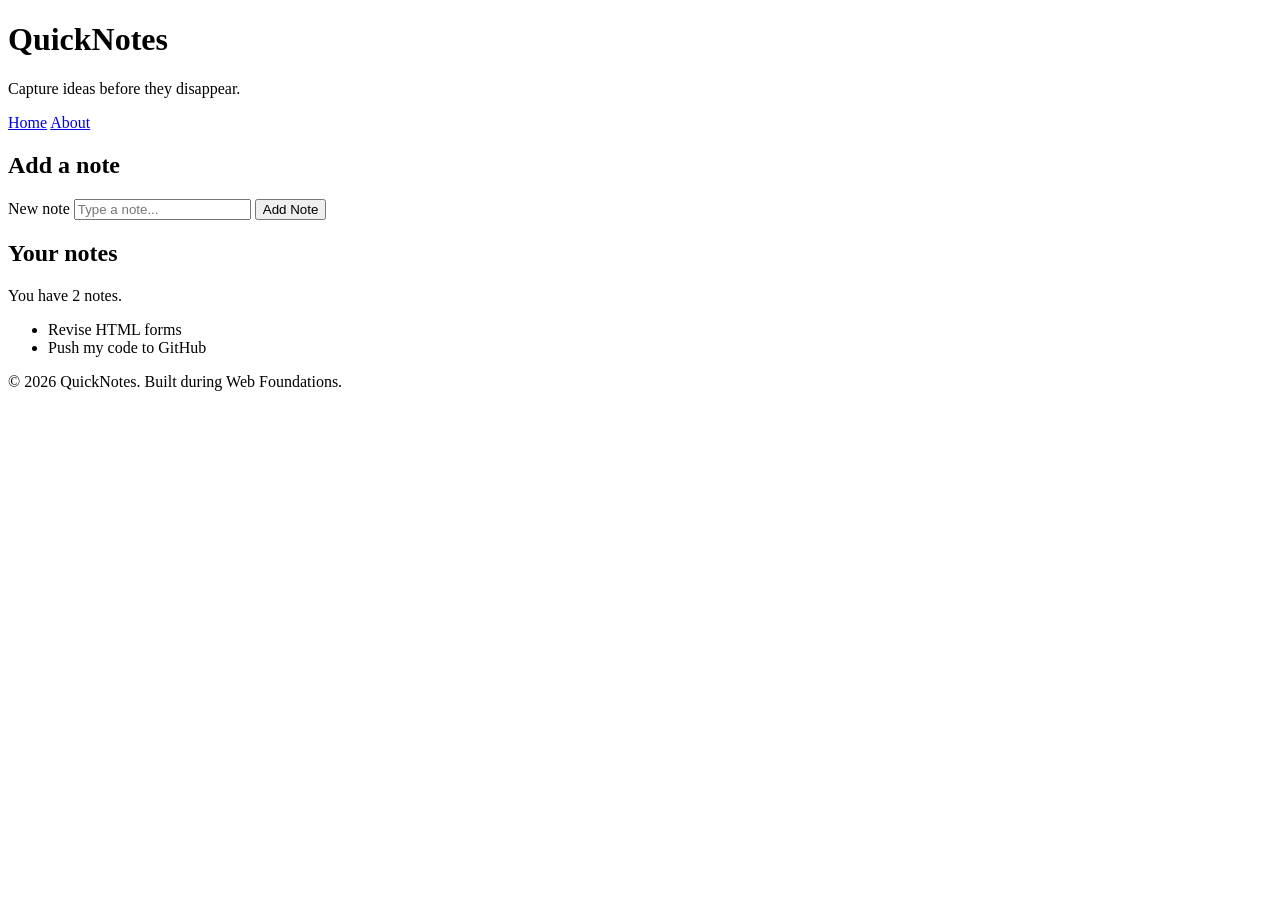
<file: day1/index.html>
<!DOCTYPE html>
<html lang="en">
  <head>
    <meta charset="UTF-8" />
    <meta name="viewport" content="width=device-width, initial-scale=1.0" />
    <title>QuickNotes</title>
  </head>
  <body>
    <header>
      <h1>QuickNotes</h1>
      <p>Capture ideas before they disappear.</p>

        <nav>
            <a href="index.html">Home</a>
            <a href="about.html">About</a>
        </nav>
    </header>
 
    <main>
      <section>
        <h2>Add a note</h2>
        <form id="note-form">
          <label for="note-input">New note</label>
          <input type="text" id="note-input" placeholder="Type a note..." />
          <button type="submit">Add Note</button>
        </form>
      </section>
 
      <section>
        <h2>Your notes</h2>
        <p id="note-count">You have 2 notes.</p>
        <ul id="notes-list">
          <li>Revise HTML forms</li>
          <li>Push my code to GitHub</li>
        </ul>
      </section>
    </main>
 
    <footer>
      <p>&copy; 2026 QuickNotes. Built during Web Foundations.</p>
    </footer>
  </body>
</html>
</file>
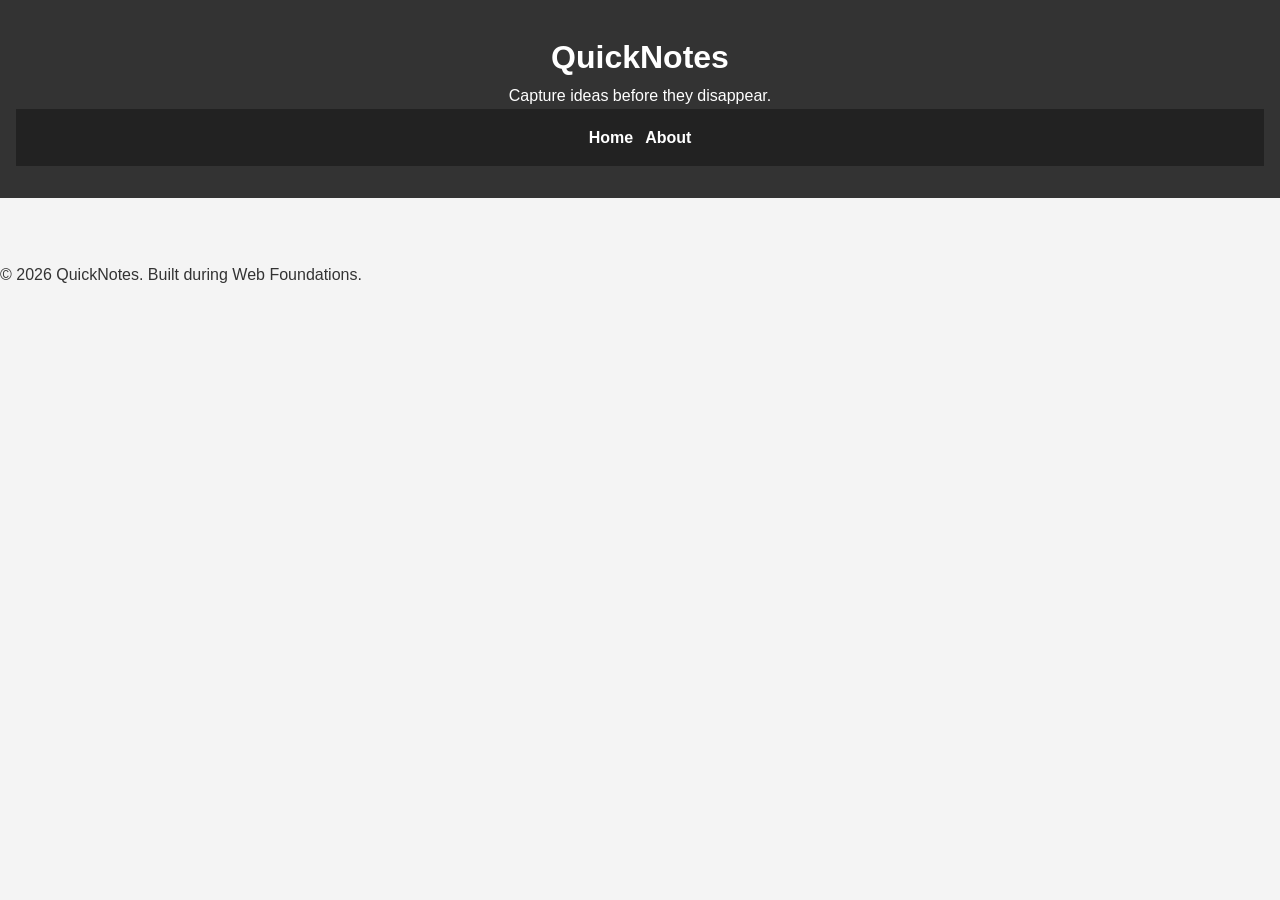
<file: day2/index.html>
<!DOCTYPE html>
<html lang="en">
  <head>
    <meta charset="UTF-8" />
    <meta name="viewport" content="width=device-width, initial-scale=1.0" />
    <link rel="stylesheet" href="style.css" />
    <title>QuickNotes</title>
  </head>
  <body>
    <header>
      <h1>QuickNotes</h1>
      <p>Capture ideas before they disappear.</p>

        <nav>
            <a href="index.html">Home</a>
            <a href="about.html">About</a>
        </nav>
    </header>
 
    <main>
      
 
      
    </main>
 
    <footer>
      <p>&copy; 2026 QuickNotes. Built during Web Foundations.</p>
    </footer>
  </body>
</html>
</file>
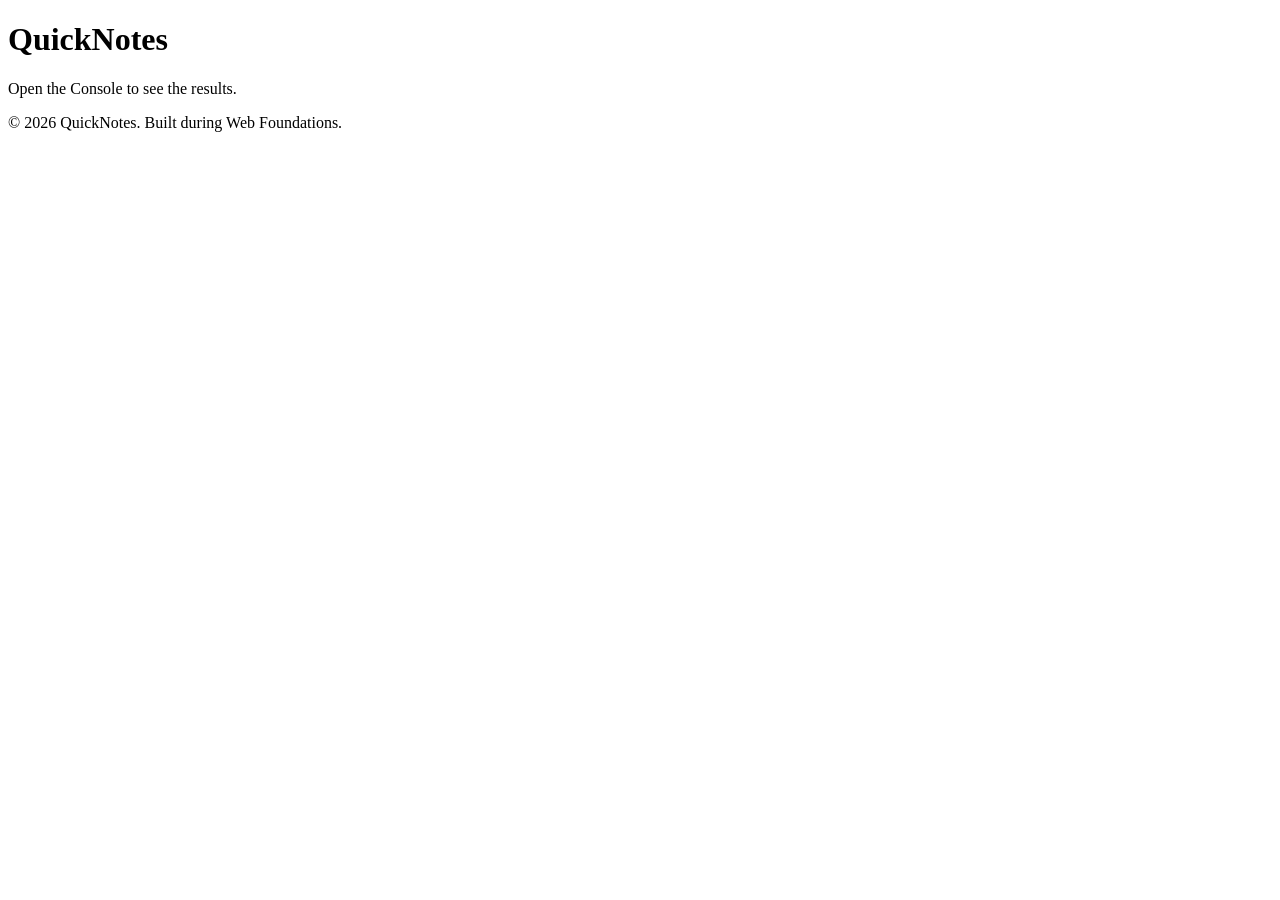
<file: day3/index.html>
<!DOCTYPE html>
<html lang="en">
  <head>
    <meta charset="UTF-8" />
    <meta name="viewport" content="width=device-width, initial-scale=1.0" />
    <title>Notes Toolkit</title>
  </head>
  <body>
    <header>
      <h1>QuickNotes</h1>
      <p>Open the Console to see the results.</p>
    </header>
 
    <main>
      
 
      
    </main>
    <script src="script.js" defer></script>
    <footer>
      <p>&copy; 2026 QuickNotes. Built during Web Foundations.</p>
    </footer>
  </body>
</html>
</file>
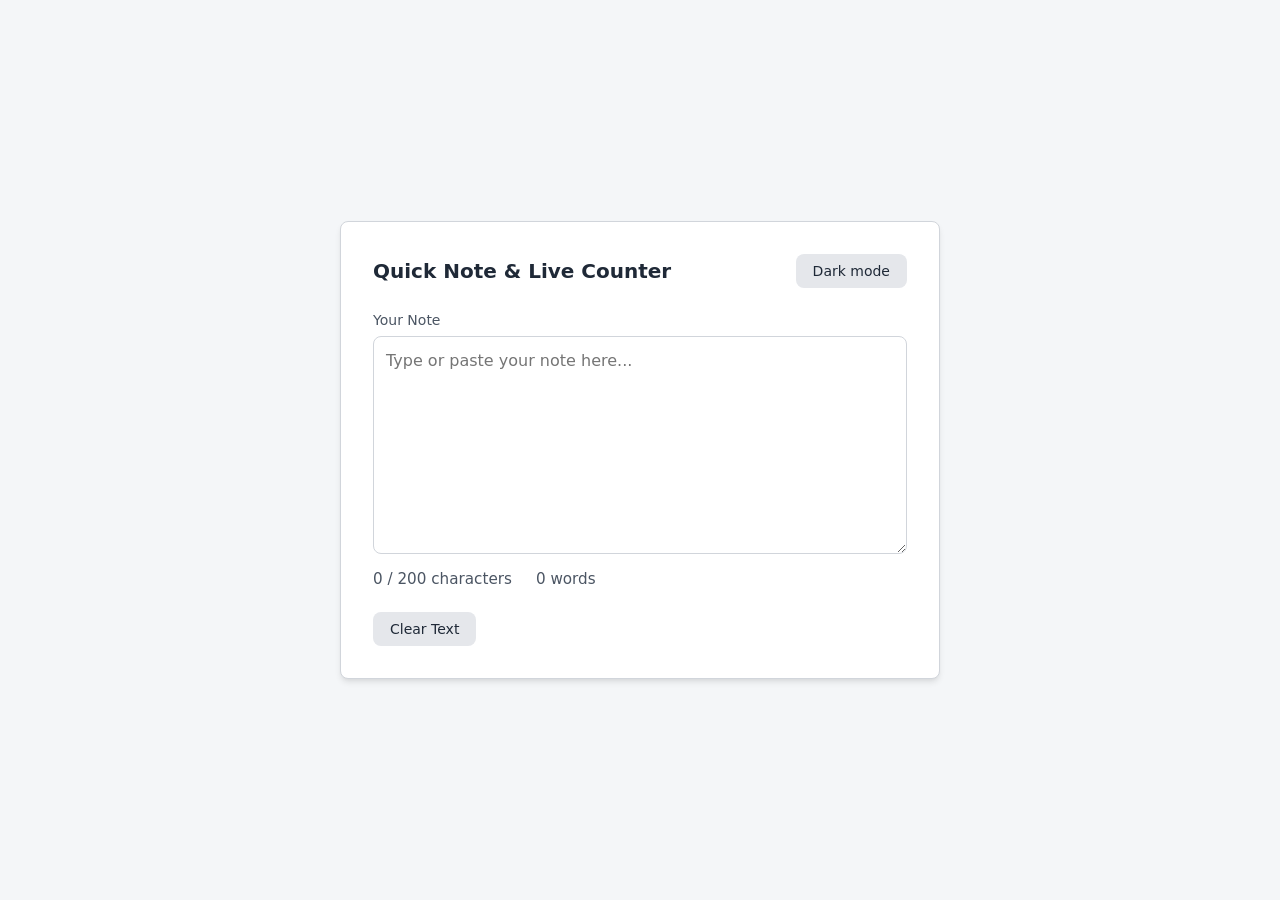
<file: day4/index.html>
<!DOCTYPE html>
<html lang="en">
<head>
  <meta charset="UTF-8">
  <meta name="viewport" content="width=device-width, initial-scale=1.0">
  <title>Live Character & Word Counter</title>
  <link rel="stylesheet" href="style.css">
</head>
<body>
  <main class="container">
    <header class="header">
      <h1>Quick Note & Live Counter</h1>
      <button id="theme-toggle" type="button" aria-label="Toggle dark mode">🌙 Theme</button>
    </header>

    <div class="editor-section">
      <label for="note-text" class="editor-label">Your Note</label>
      <textarea 
        id="note-text" 
        rows="8" 
        placeholder="Type or paste your note here..."
        aria-describedby="char-count word-count"
      ></textarea>
    </div>

    <div class="stats-bar">
      <p id="char-count" class="counter">Characters: <span>0</span></p>
      <p id="word-count" class="counter">Words: <span>0</span></p>
    </div>

    <div class="actions">
      <button id="clear-btn" type="button">Clear Text</button>
    </div>
  </main>
  <script src="script.js" defer></script>
</body>
</html>
</file>
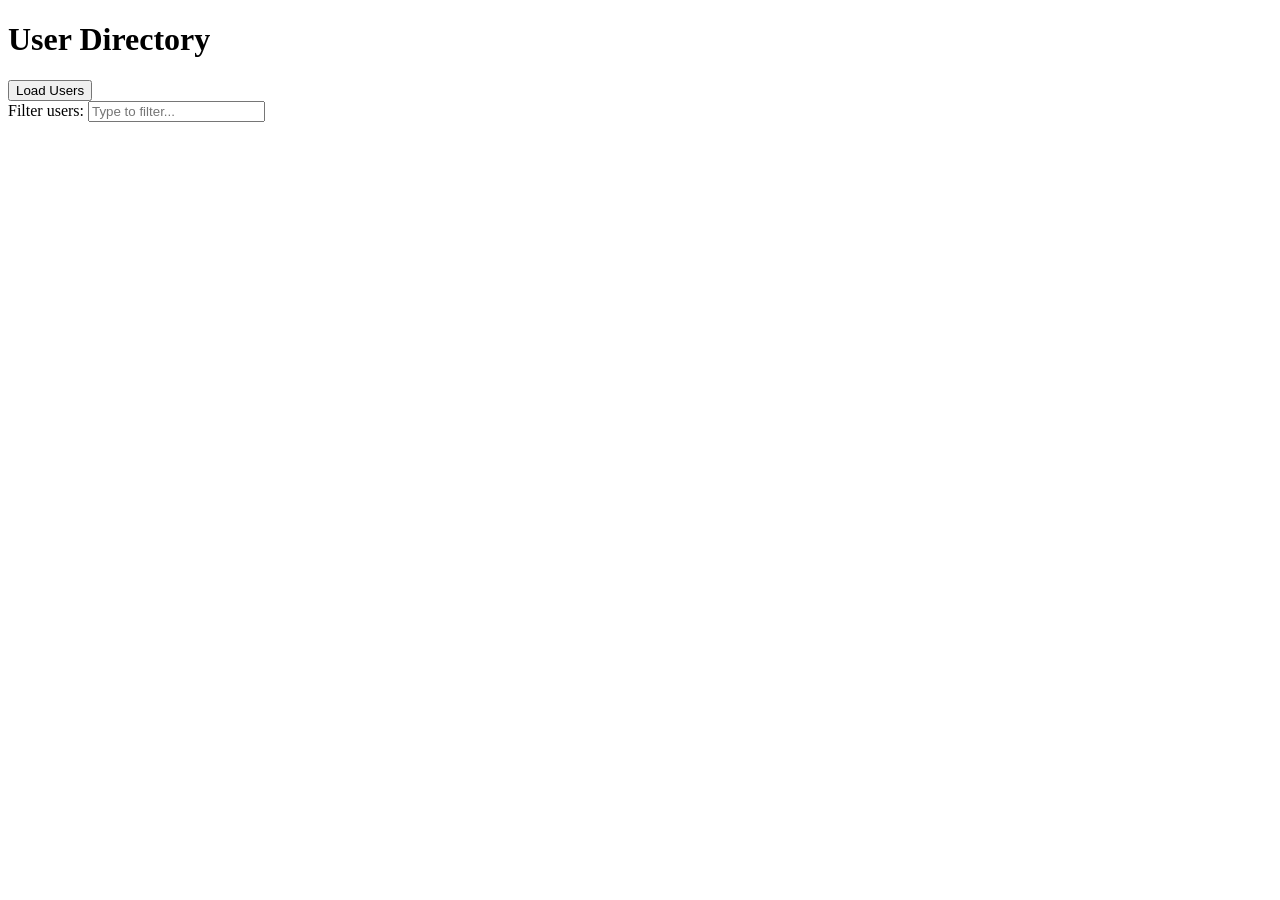
<file: day5/index.html>
<!DOCTYPE html>
<html lang="en">
<head>
  <meta charset="UTF-8">
  <meta name="viewport" content="width=device-width, initial-scale=1.0">
  <title>User Directory</title>
  <script src="users.js" defer></script>
</head>
<body>
  <main>
    <h1>User Directory</h1>

    <!-- Button to fetch/load users -->
    <button id="load-users" type="button">Load Users</button>

    <!-- Labelled filter input -->
    <div>
      <label for="filter-input">Filter users:</label>
      <input id="filter-input" type="text" placeholder="Type to filter...">
    </div>

    <!-- Status message area -->
    <p id="status" role="status" aria-live="polite"></p>

    <!-- Empty user list container -->
    <ul id="users-list"></ul>
  </main>
</body>
</html>
</file>
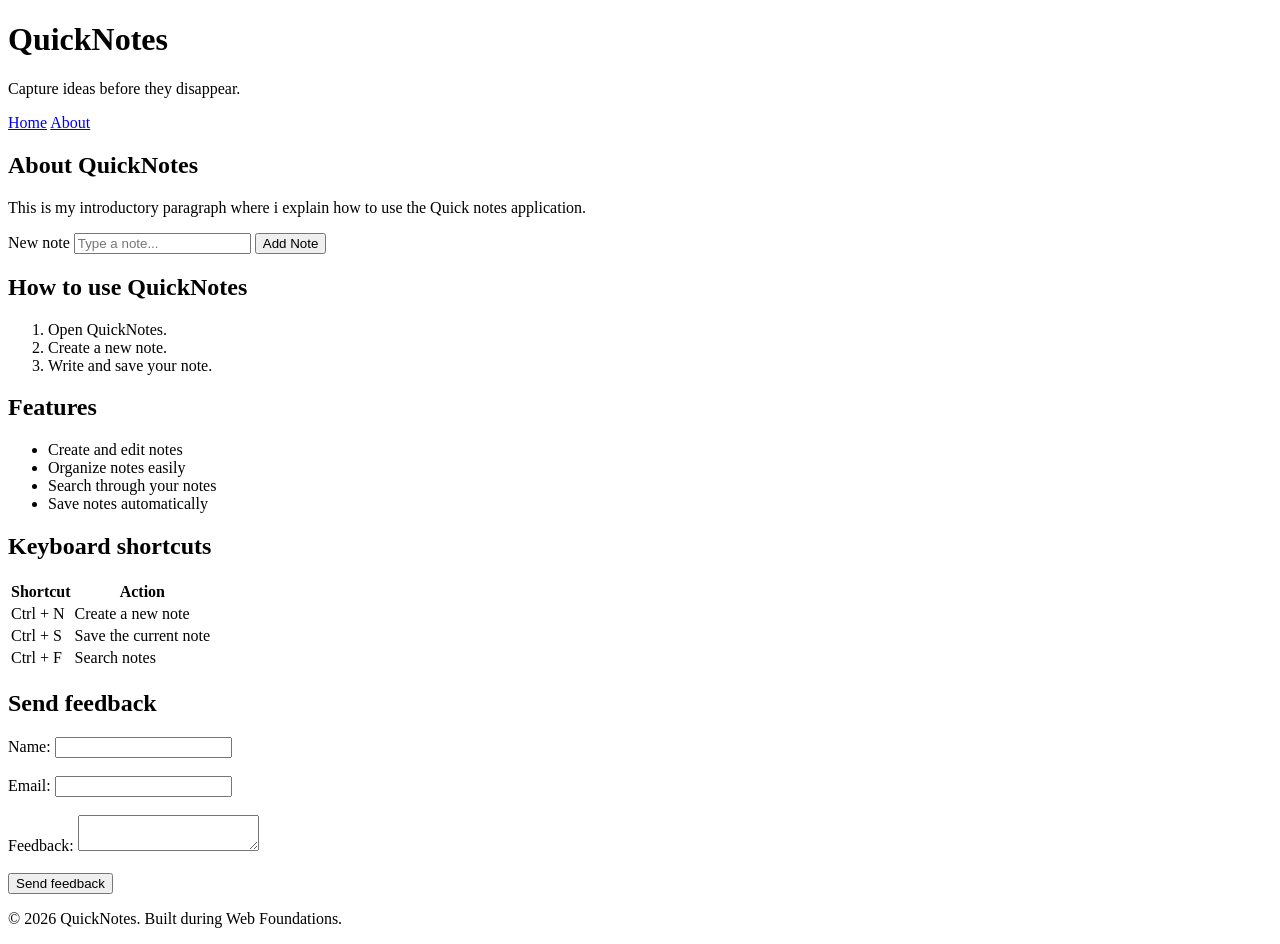
<file: day1/about.html>
<!DOCTYPE html>
<html lang="en">
  <head>
    <meta charset="UTF-8" />
    <meta name="viewport" content="width=device-width, initial-scale=1.0" />
    <title>QuickNotes</title>
  </head>
  <body>
    <header>
      <h1>QuickNotes</h1>
      <p>Capture ideas before they disappear.</p>

        <nav>
            <a href="index.html">Home</a>
            <a href="about.html">About</a>
        </nav>
    </header>
 
    <main>
      <section>
        <h2>About QuickNotes</h2>
        <p>This is my introductory paragraph where i explain how to use the Quick notes application.</p>
        
        
        <form id="note-form">
          <label for="note-input">New note</label>
          <input type="text" id="note-input" placeholder="Type a note..." />
          <button type="submit">Add Note</button>
        </form>
      </section>
      
      <section>
        <h2>How to use QuickNotes</h2>
        <ol>
            <li>Open QuickNotes.</li>
            <li>Create a new note.</li>
            <li>Write and save your note.</li>
        </ol>
      </section>

    <section>
    <h2>Features</h2>
    <ul>
        <li>Create and edit notes</li>
        <li>Organize notes easily</li>
        <li>Search through your notes</li>
        <li>Save notes automatically</li>
    </ul>
    </section>

    <section>
    <h2>Keyboard shortcuts</h2>

        <table>
            <tr>
                <th>Shortcut</th>
                <th>Action</th>
            </tr>
            <tr>
                <td>Ctrl + N</td>
                <td>Create a new note</td>
            </tr>
            <tr>
                <td>Ctrl + S</td>
                <td>Save the current note</td>
            </tr>
            <tr>
                <td>Ctrl + F</td>
                <td>Search notes</td>
            </tr>
        </table>
    </section>

    <section>
        <h2>Send feedback</h2>

        <form>
            <label for="name">Name:</label>
            <input type="text" id="name" name="name">

            <br><br>

            <label for="email">Email:</label>
            <input type="email" id="email" name="email">

            <br><br>

            <label for="feedback">Feedback:</label>
            <textarea id="feedback" name="feedback"></textarea>

            <br><br>

            <button type="submit">Send feedback</button>
        </form>
    </section>

    
    </main>
 
    <footer>
      <p>&copy; 2026 QuickNotes. Built during Web Foundations.</p>
    </footer>
  </body>
</html>
</file>
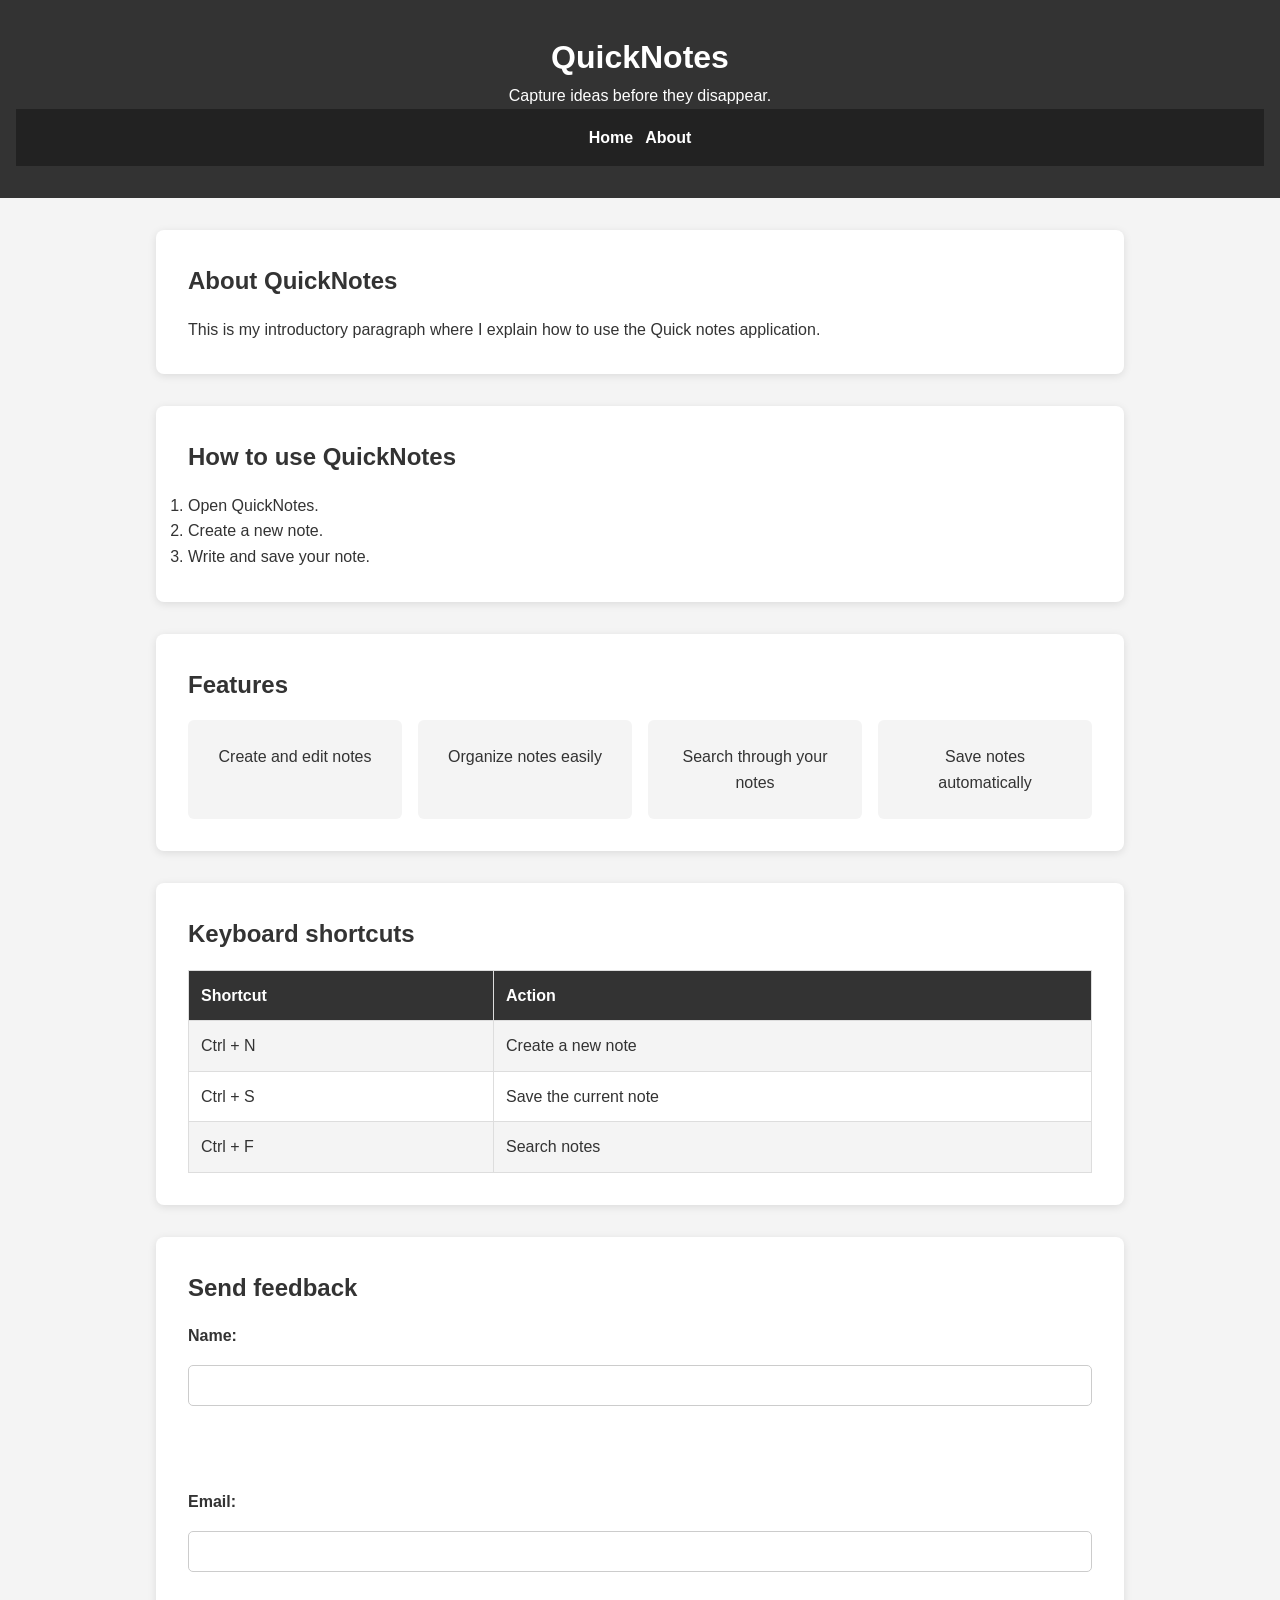
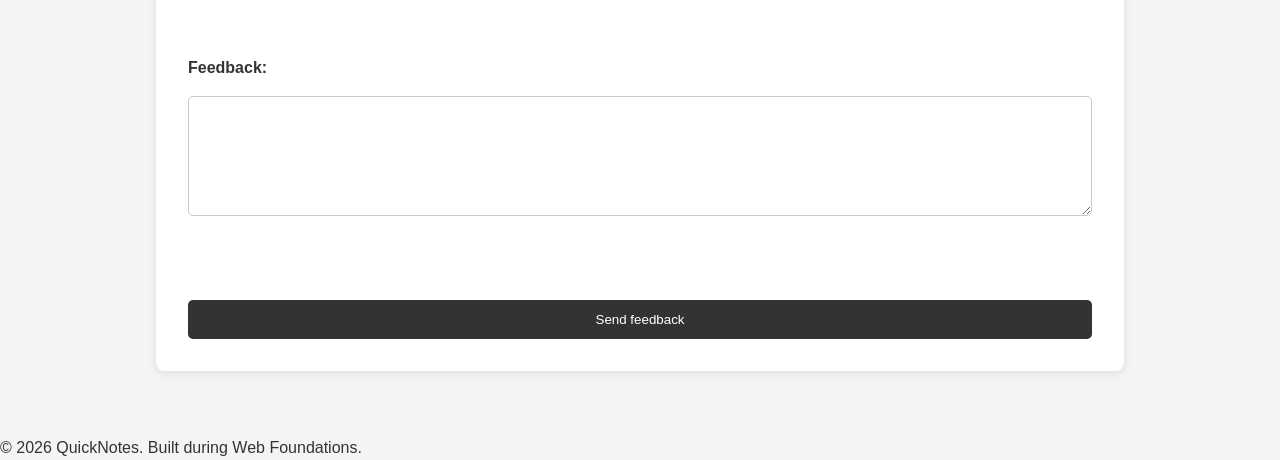
<file: day2/about.html>
<!DOCTYPE html>
<html lang="en">
  <head>
    <meta charset="UTF-8" />
    <meta name="viewport" content="width=device-width, initial-scale=1.0" />
    <link rel="stylesheet" href="style.css" />
    <title>QuickNotes</title>
  </head>
  <body>
    <header>
      <h1>QuickNotes</h1>
      <p>Capture ideas before they disappear.</p>

        <nav>
            <a href="index.html">Home</a>
            <a href="about.html">About</a>
        </nav>
    </header>
 
    <main>
      <section>
        <h2>About QuickNotes</h2>
        <p>This is my introductory paragraph where I explain how to use the Quick notes application.</p>
        
      </section>
      
      <section>
        <h2>How to use QuickNotes</h2>
        <ol>
            <li>Open QuickNotes.</li>
            <li>Create a new note.</li>
            <li>Write and save your note.</li>
        </ol>
      </section>

    <section>
    <h2>Features</h2>
    <ul class="features">
        <li>Create and edit notes</li>
        <li>Organize notes easily</li>
        <li>Search through your notes</li>
        <li>Save notes automatically</li>
    </ul>
    </section>

    <section>
    <h2>Keyboard shortcuts</h2>

        <table>
            <tr>
                <th>Shortcut</th>
                <th>Action</th>
            </tr>
            <tr>
                <td>Ctrl + N</td>
                <td>Create a new note</td>
            </tr>
            <tr>
                <td>Ctrl + S</td>
                <td>Save the current note</td>
            </tr>
            <tr>
                <td>Ctrl + F</td>
                <td>Search notes</td>
            </tr>
        </table>
    </section>

    <section>
        <h2>Send feedback</h2>

        <form>
            <label for="name">Name:</label>
            <input type="text" id="name" name="name">

            <br><br>

            <label for="email">Email:</label>
            <input type="email" id="email" name="email">

            <br><br>

            <label for="feedback">Feedback:</label>
            <textarea id="feedback" name="feedback"></textarea>

            <br><br>

            <button type="submit">Send feedback</button>
        </form>
    </section>

    
    </main>
 
    <footer>
      <p>&copy; 2026 QuickNotes. Built during Web Foundations.</p>
    </footer>
  </body>
</html>
</file>
<file: day2/style.css>
/* 1. Reset and base body styles */
* {
    margin: 0;
    padding: 0;
    box-sizing: border-box;
}

body {
    font-family: Arial, sans-serif;
    line-height: 1.6;
    background-color: #f4f4f4;
    color: #333;
}

/* Header */
header {
    background-color: #333;
    color: white;
    text-align: center;
    padding: 2rem 1rem;
}

/* 2. Navigation bar with Flexbox */
nav {
    display: flex;
    flex-direction: row;
    justify-content: center;
    align-items: center;
    gap: 12px;
    padding: 1rem;
    background-color: #222;
}

nav a {
    color: white;
    text-decoration: none;
    font-weight: bold;
}

nav a:hover {
    text-decoration: underline;
}

/* 3. Centre main and style sections as cards */
main {
    max-width: 1000px;
    margin-left: auto;
    margin-right: auto;
    padding: 2rem 1rem;
}

section {
    background-color: white;
    padding: 2rem;
    margin-bottom: 2rem;
    border-radius: 8px;
    box-shadow: 0 2px 8px rgba(0, 0, 0, 0.1);
}

section h2 {
    margin-bottom: 1rem;
}

/* 4. Features list as a responsive grid */
.features {
    display: grid;
    grid-template-columns: repeat(auto-fit, minmax(180px, 1fr));
    gap: 1rem;
    list-style: none;
}

.features li {
    background-color: #f4f4f4;
    padding: 1.5rem;
    border-radius: 6px;
    text-align: center;
}

/* Table styling */
table {
    width: 100%;
    border-collapse: collapse;
    margin-top: 1rem;
}

th,
td {
    border: 1px solid #ddd;
    padding: 0.75rem;
    text-align: left;
}

th {
    background-color: #333;
    color: white;
}

tr:nth-child(even) {
    background-color: #f4f4f4;
}

/* Feedback form styling */
form {
    display: flex;
    flex-direction: column;
    gap: 1rem;
}

label {
    font-weight: bold;
}

input,
textarea {
    width: 100%;
    padding: 0.75rem;
    border: 1px solid #ccc;
    border-radius: 5px;
    font-family: inherit;
}

textarea {
    min-height: 120px;
    resize: vertical;
}

/* Button styling */
button {
    padding: 0.75rem 1.5rem;
    background-color: #333;
    color: white;
    border: none;
    border-radius: 5px;
    cursor: pointer;
    transition: background-color 0.3s ease, transform 0.2s ease;
}

button:hover {
    background-color: #555;
    transform: translateY(-2px);
}

/* Navigation link hover effect */
nav a {
    color: white;
    text-decoration: none;
    font-weight: bold;
    transition: color 0.3s ease, transform 0.2s ease;
}

nav a:hover {
    color: #ddd;
    transform: translateY(-2px);
}

/* Small-screen responsive design */
@media (max-width: 600px) {
    header {
        padding: 1rem 0.5rem;
    }

    header h1 {
        font-size: 1.5rem;
    }

    header p {
        font-size: 0.9rem;
    }

    nav {
        gap: 1rem;
    }

    main {
        padding: 1rem 0.5rem;
    }

    section {
        padding: 1.25rem;
    }
}
</file>
<file: day4/style.css>
/* ==========================================================================
   Design Tokens & Color Palette
   ========================================================================== */
:root {
  /* Light Theme (Default) */
  --bg-color: #f4f6f8;
  --surface-color: #ffffff;
  --text-primary: #1f2937;
  --text-secondary: #4b5563;
  --border-color: #d1d5db;
  --focus-ring: #2563eb;

  /* Button Tokens */
  --btn-bg: #e5e7eb;
  --btn-text: #1f2937;
  --btn-hover-bg: #d1d5db;

  /* State Tokens requested by spec */
  --warning-color: #ea580c; /* Crisp, accessible orange */
  --over-color: #dc2626;    /* Bold alert red */

  /* Spacing and Radius */
  --radius-md: 8px;
  --transition-speed: 0.25s;
}

/* Dark Theme overrides only the custom properties */
body.dark {
  --bg-color: #0f172a;
  --surface-color: #1e293b;
  --text-primary: #f8fafc;
  --text-secondary: #94a3b8;
  --border-color: #334155;
  --focus-ring: #60a5fa;

  --btn-bg: #334155;
  --btn-text: #f8fafc;
  --btn-hover-bg: #475569;
}

/* ==========================================================================
   Base & Layout
   ========================================================================== */
* {
  box-sizing: border-box;
  margin: 0;
  padding: 0;
}

body {
  font-family: system-ui, -apple-system, BlinkMacSystemFont, 'Segoe UI', Roboto, sans-serif;
  background-color: var(--bg-color);
  color: var(--text-primary);
  min-height: 100vh;
  display: flex;
  justify-content: center;
  align-items: center;
  padding: 1.5rem;
  transition: background-color var(--transition-speed) ease, color var(--transition-speed) ease;
}

.container {
  background-color: var(--surface-color);
  border: 1px solid var(--border-color);
  border-radius: var(--radius-md);
  padding: 2rem;
  width: 100%;
  max-width: 600px;
  box-shadow: 0 4px 6px -1px rgba(0, 0, 0, 0.1), 0 2px 4px -2px rgba(0, 0, 0, 0.05);
  transition: background-color var(--transition-speed) ease, border-color var(--transition-speed) ease;
}

/* Header & Controls */
.header {
  display: flex;
  justify-content: space-between;
  align-items: center;
  margin-bottom: 1.5rem;
}

.header h1 {
  font-size: 1.25rem;
  font-weight: 600;
}

/* Textarea & Inputs */
.editor-section {
  display: flex;
  flex-direction: column;
  gap: 0.5rem;
  margin-bottom: 1rem;
}

.editor-label {
  font-size: 0.875rem;
  font-weight: 500;
  color: var(--text-secondary);
}

#note-text {
  width: 100%;
  padding: 0.75rem;
  font-family: inherit;
  font-size: 1rem;
  line-height: 1.5;
  border: 1px solid var(--border-color);
  border-radius: var(--radius-md);
  background-color: var(--surface-color);
  color: var(--text-primary);
  resize: vertical;
  transition: border-color var(--transition-speed) ease, box-shadow var(--transition-speed) ease;
}

#note-text:focus {
  outline: none;
  border-color: var(--focus-ring);
  box-shadow: 0 0 0 3px rgba(37, 99, 235, 0.2);
}

/* Stats Display */
.stats-bar {
  display: flex;
  gap: 1.5rem;
  margin-bottom: 1.5rem;
  font-size: 0.95rem;
  color: var(--text-secondary);
}

/* Buttons */
button {
  cursor: pointer;
  font-family: inherit;
  font-size: 0.875rem;
  font-weight: 500;
  padding: 0.5rem 1rem;
  border: 1px solid transparent;
  border-radius: var(--radius-md);
  background-color: var(--btn-bg);
  color: var(--btn-text);
  transition: background-color var(--transition-speed) ease;
}

button:hover {
  background-color: var(--btn-hover-bg);
}

/* ==========================================================================
   Counter State Classes (per rubric requirement)
   ========================================================================== */
.warning {
  color: var(--warning-color) !important;
}

.over {
  color: var(--over-color) !important;
  font-weight: 700 !important;
}
</file>
